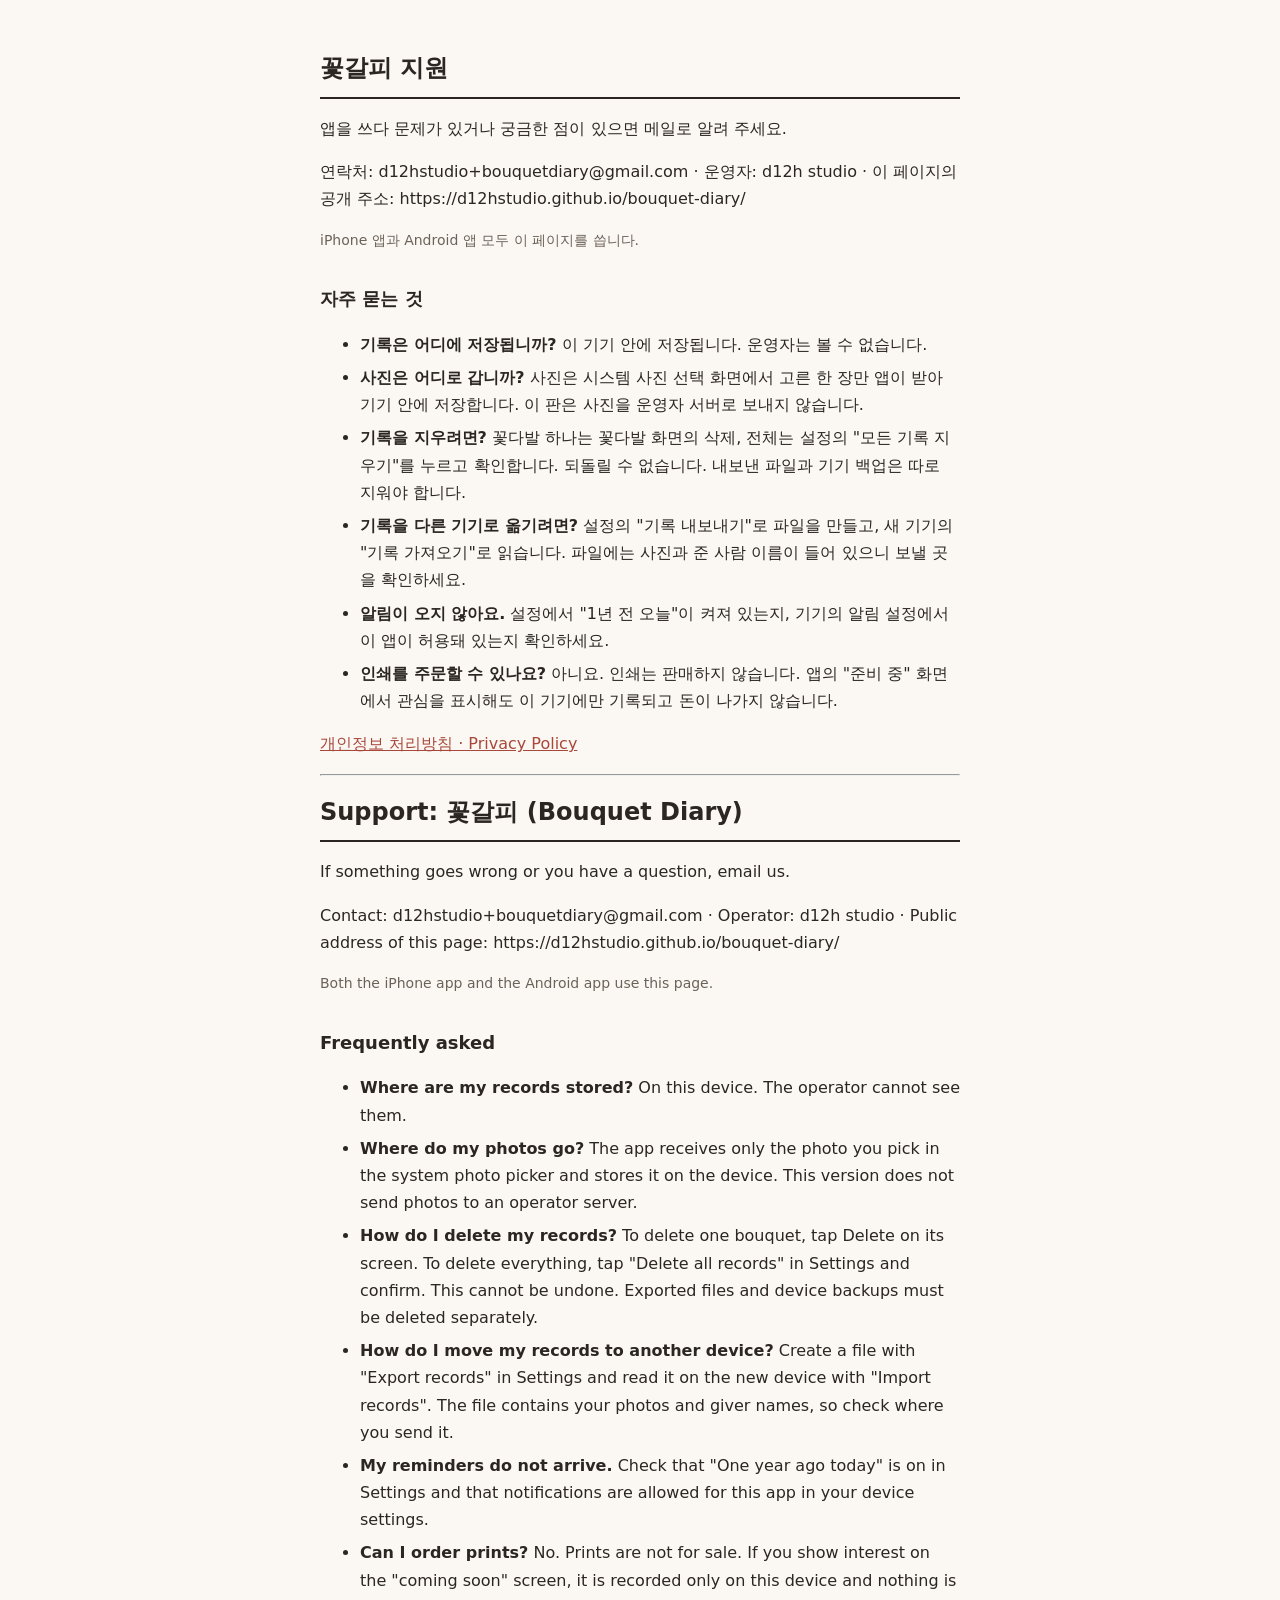
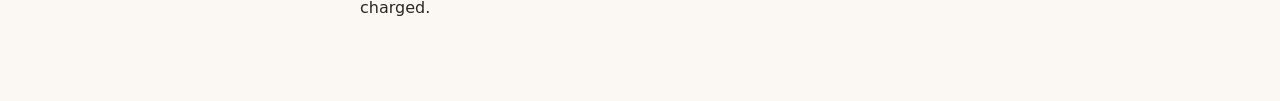
<file: index.html>
<!doctype html>
<html lang="ko"><head><meta charset="utf-8"><meta name="viewport" content="width=device-width,initial-scale=1">
<title>꽃갈피 지원 / Support</title><link rel="stylesheet" href="style.css"></head>
<body><main>
<h1>꽃갈피 지원</h1>
<p>앱을 쓰다 문제가 있거나 궁금한 점이 있으면 메일로 알려 주세요.</p>
<p>연락처: d12hstudio+bouquetdiary@gmail.com · 운영자: d12h studio · 이 페이지의 공개 주소: https://d12hstudio.github.io/bouquet-diary/</p>
<p class="note">iPhone 앱과 Android 앱 모두 이 페이지를 씁니다.</p>
<h2>자주 묻는 것</h2><ul>
<li id="a1"><b>기록은 어디에 저장됩니까?</b> 이 기기 안에 저장됩니다. 운영자는 볼 수 없습니다.</li>
<li id="a2"><b>사진은 어디로 갑니까?</b> 사진은 시스템 사진 선택 화면에서 고른 한 장만 앱이 받아 기기 안에 저장합니다. 이 판은 사진을 운영자 서버로 보내지 않습니다.</li>
<li id="a3"><b>기록을 지우려면?</b> 꽃다발 하나는 꽃다발 화면의 삭제, 전체는 설정의 &quot;모든 기록 지우기&quot;를 누르고 확인합니다. 되돌릴 수 없습니다. 내보낸 파일과 기기 백업은 따로 지워야 합니다.</li>
<li id="a4"><b>기록을 다른 기기로 옮기려면?</b> 설정의 &quot;기록 내보내기&quot;로 파일을 만들고, 새 기기의 &quot;기록 가져오기&quot;로 읽습니다. 파일에는 사진과 준 사람 이름이 들어 있으니 보낼 곳을 확인하세요.</li>
<li id="a5"><b>알림이 오지 않아요.</b> 설정에서 &quot;1년 전 오늘&quot;이 켜져 있는지, 기기의 알림 설정에서 이 앱이 허용돼 있는지 확인하세요.</li>
<li id="a6"><b>인쇄를 주문할 수 있나요?</b> 아니요. 인쇄는 판매하지 않습니다. 앱의 &quot;준비 중&quot; 화면에서 관심을 표시해도 이 기기에만 기록되고 돈이 나가지 않습니다.</li>
</ul>
<p><a href="privacy.html">개인정보 처리방침 · Privacy Policy</a></p>
<hr>
<h1>Support: 꽃갈피 (Bouquet Diary)</h1>
<p>If something goes wrong or you have a question, email us.</p>
<p>Contact: d12hstudio+bouquetdiary@gmail.com · Operator: d12h studio · Public address of this page: https://d12hstudio.github.io/bouquet-diary/</p>
<p class="note">Both the iPhone app and the Android app use this page.</p>
<h2>Frequently asked</h2><ul>
<li id="a1e"><b>Where are my records stored?</b> On this device. The operator cannot see them.</li>
<li id="a2e"><b>Where do my photos go?</b> The app receives only the photo you pick in the system photo picker and stores it on the device. This version does not send photos to an operator server.</li>
<li id="a3e"><b>How do I delete my records?</b> To delete one bouquet, tap Delete on its screen. To delete everything, tap &quot;Delete all records&quot; in Settings and confirm. This cannot be undone. Exported files and device backups must be deleted separately.</li>
<li id="a4e"><b>How do I move my records to another device?</b> Create a file with &quot;Export records&quot; in Settings and read it on the new device with &quot;Import records&quot;. The file contains your photos and giver names, so check where you send it.</li>
<li id="a5e"><b>My reminders do not arrive.</b> Check that &quot;One year ago today&quot; is on in Settings and that notifications are allowed for this app in your device settings.</li>
<li id="a6e"><b>Can I order prints?</b> No. Prints are not for sale. If you show interest on the &quot;coming soon&quot; screen, it is recorded only on this device and nothing is charged.</li>
</ul>
</main></body></html>
</file>
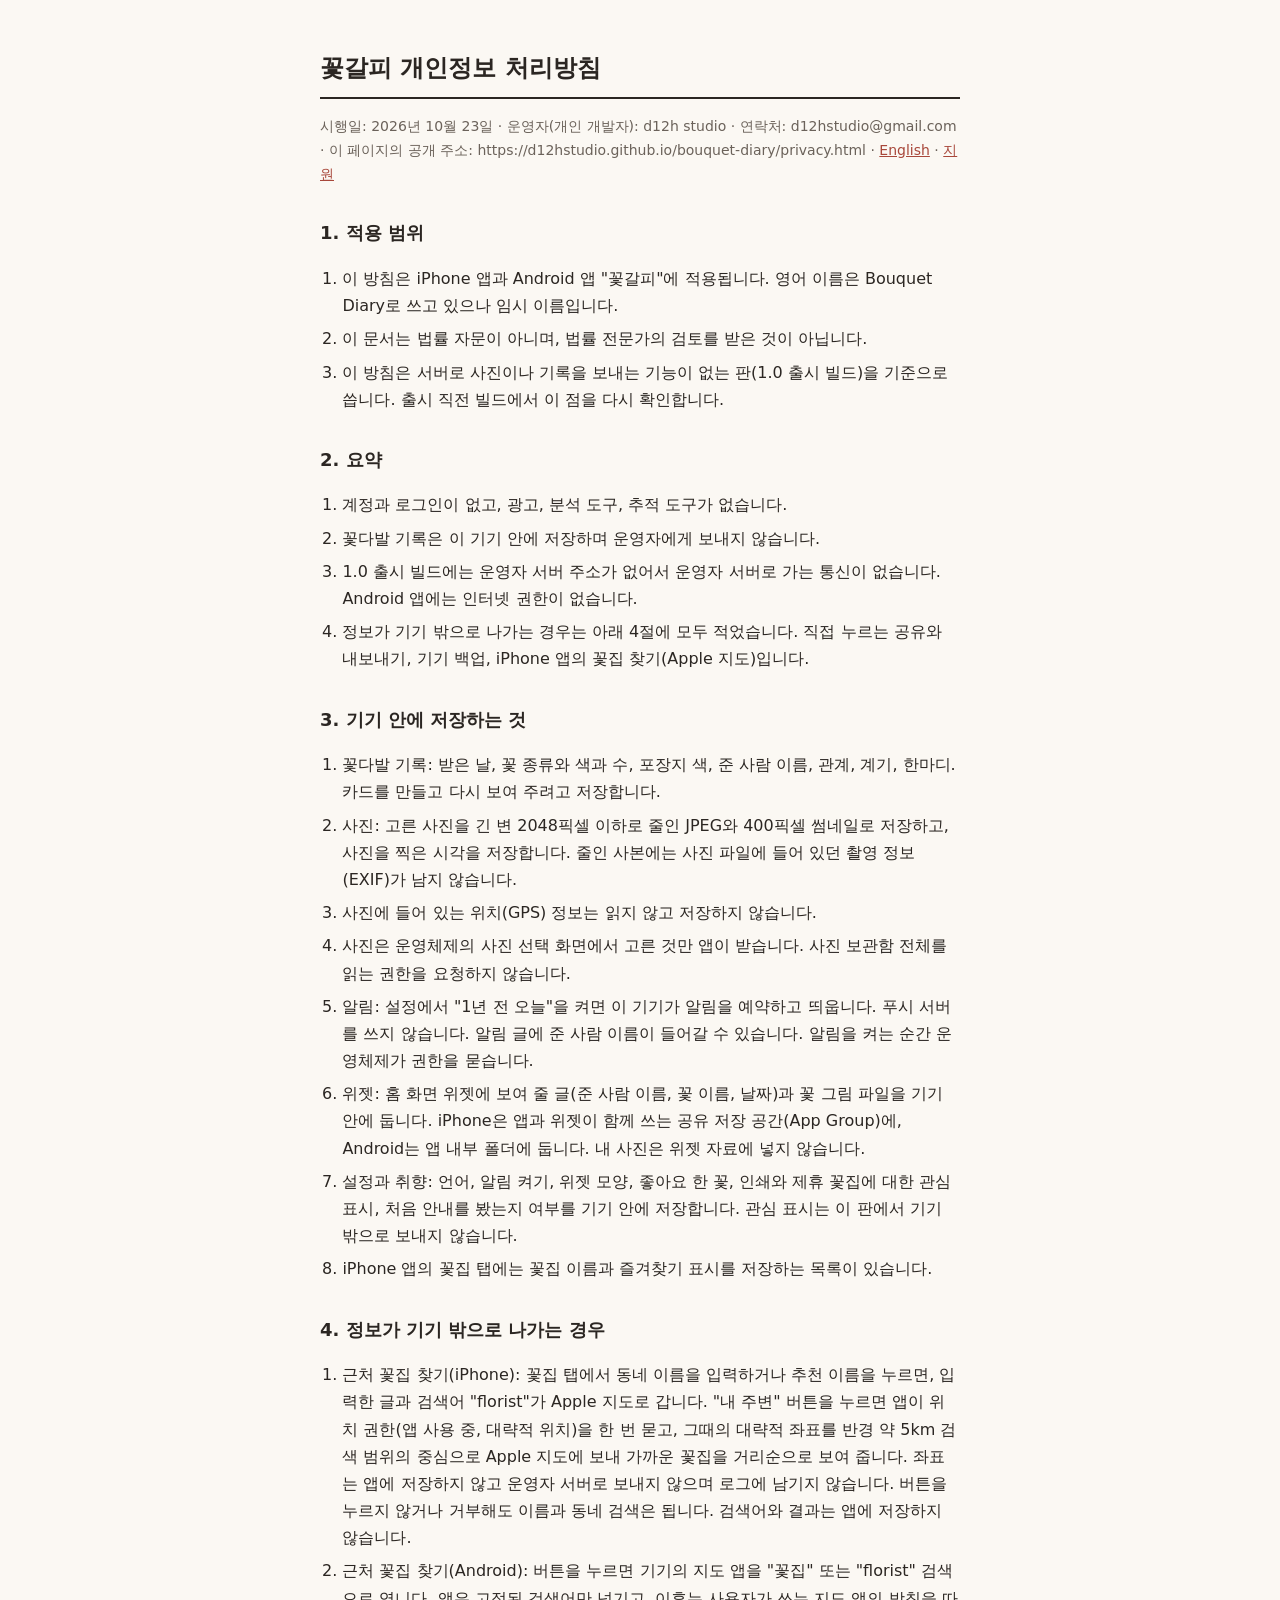
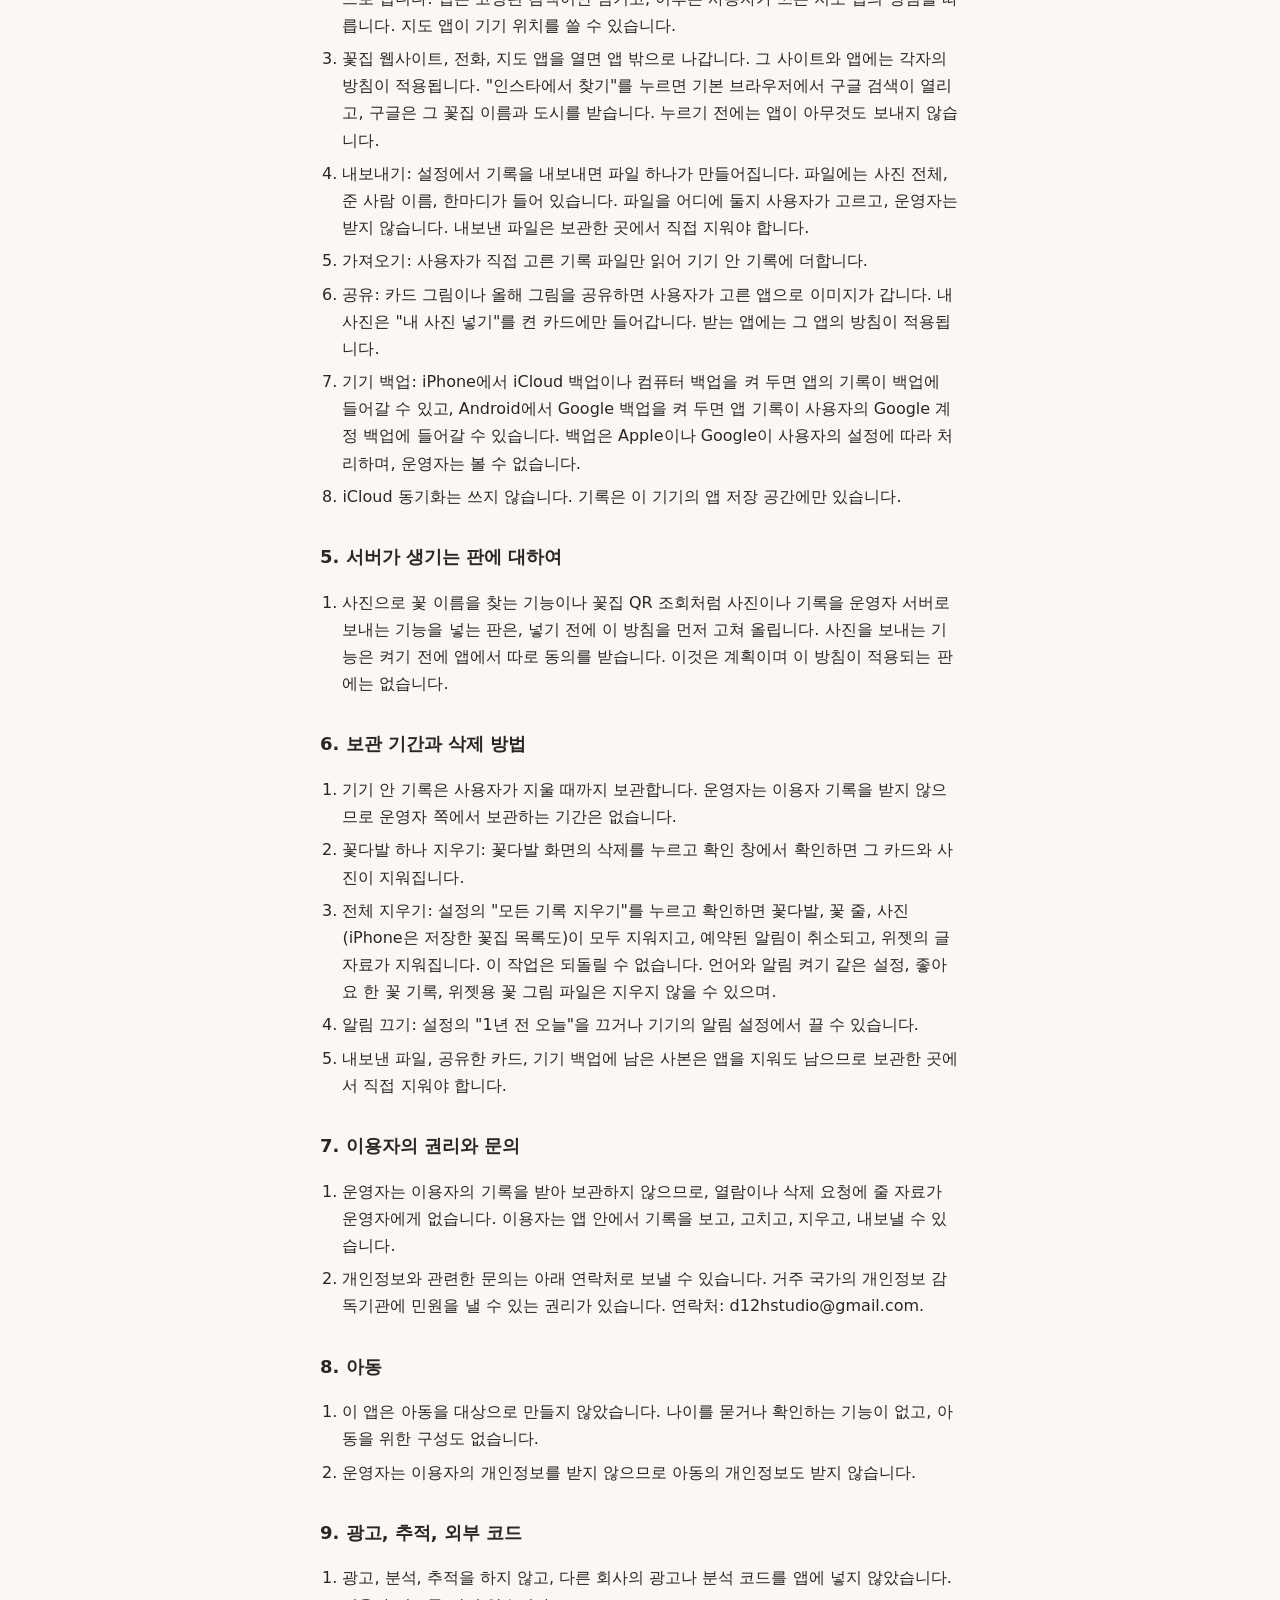
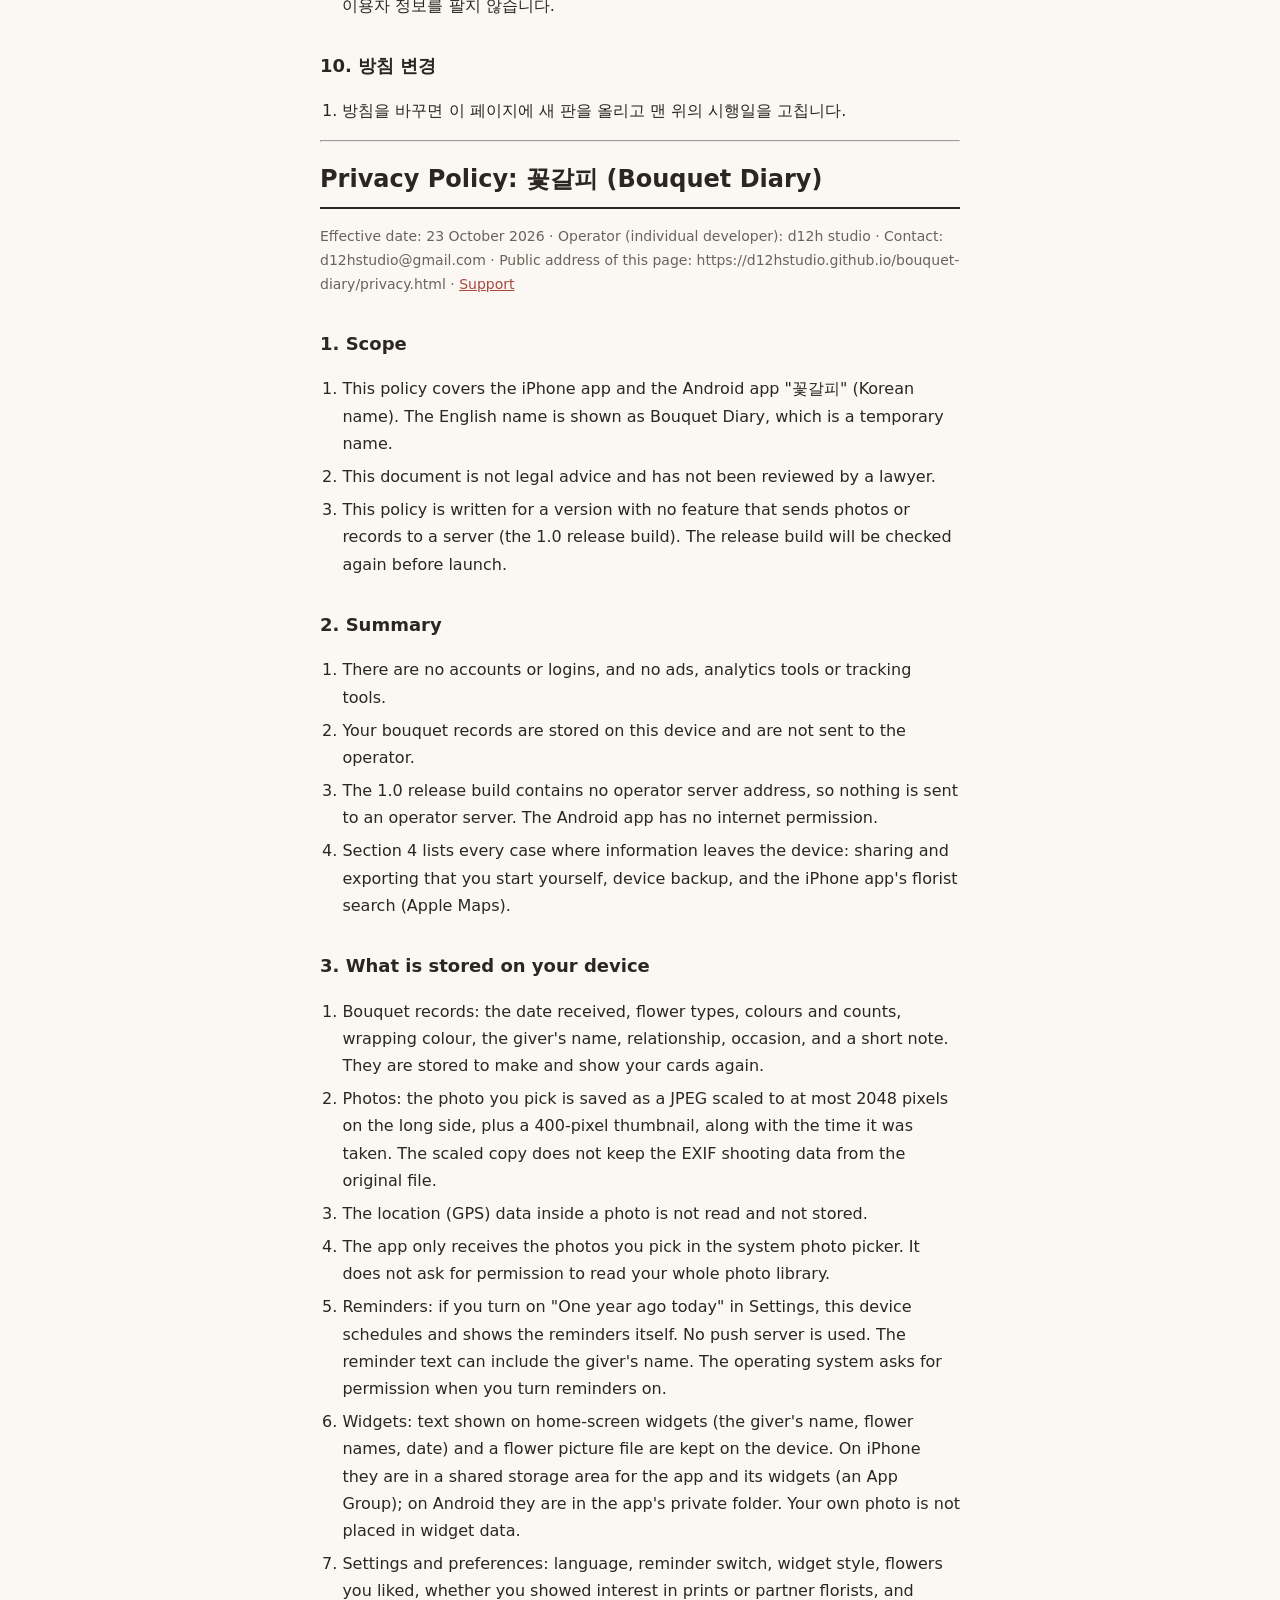
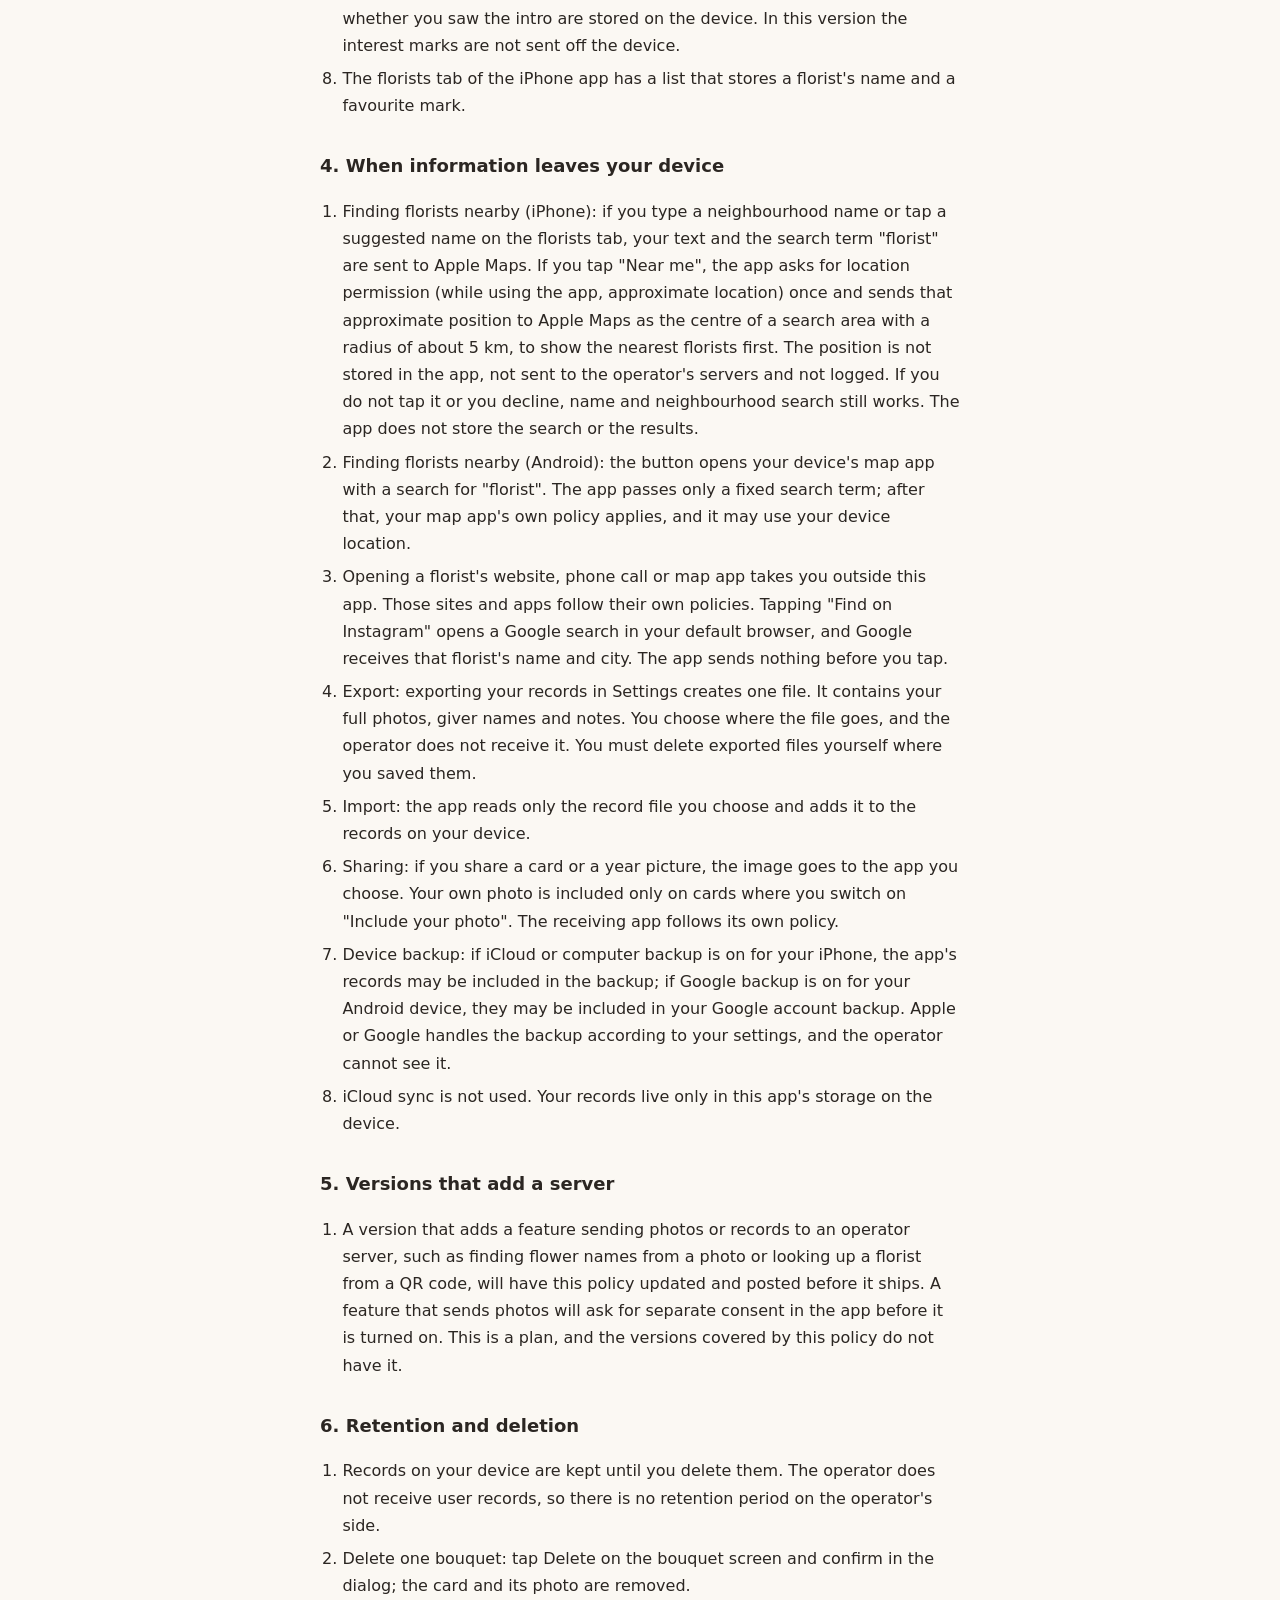
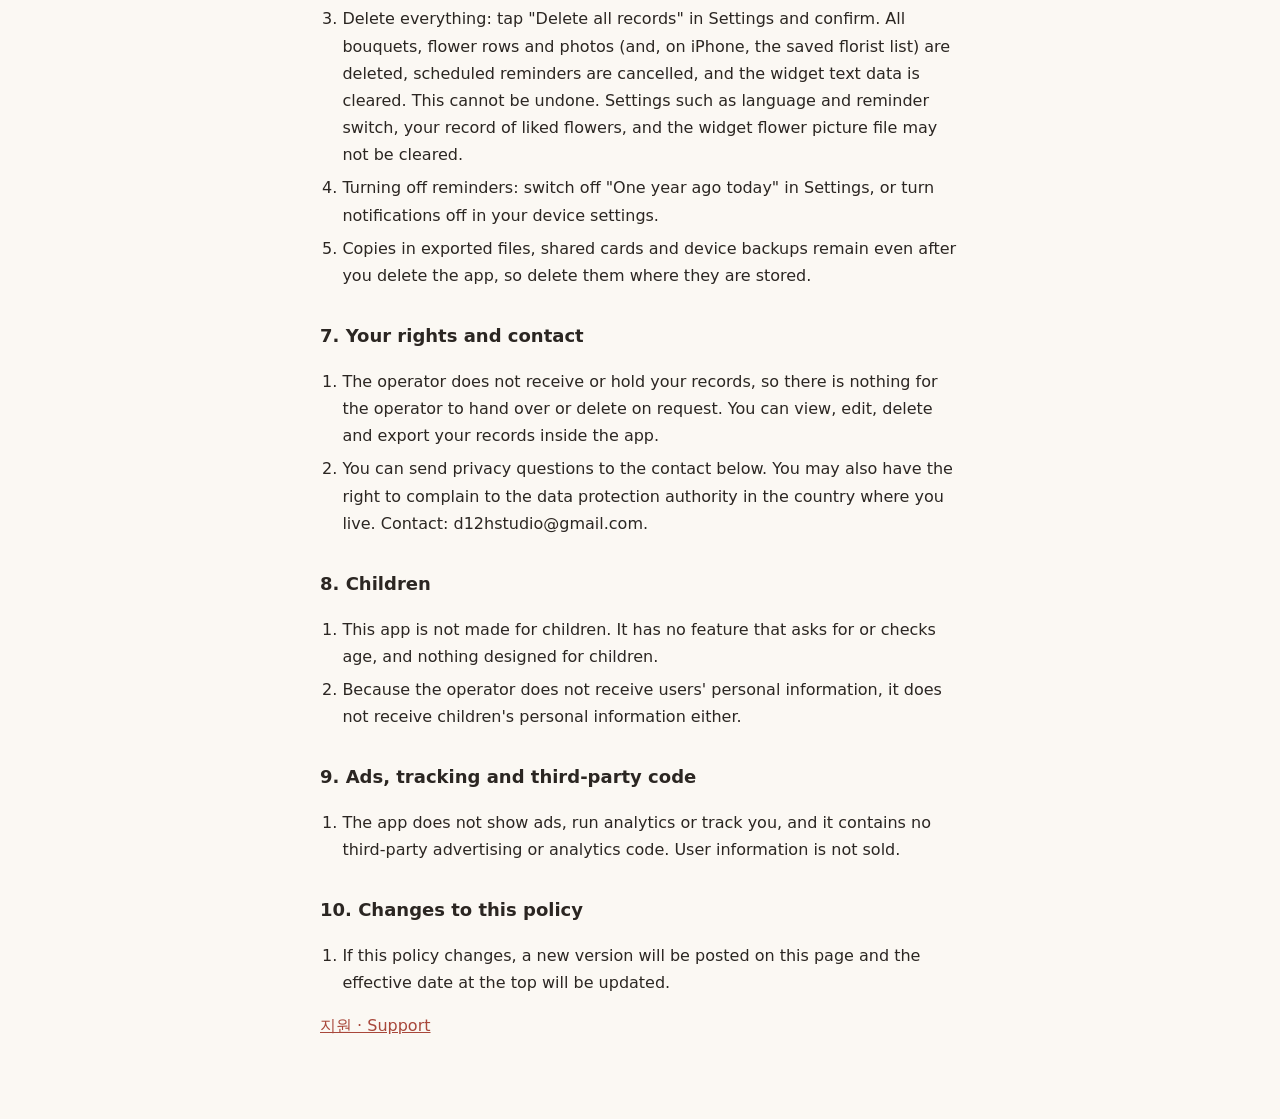
<file: privacy.html>
<!doctype html>
<html lang="ko"><head><meta charset="utf-8"><meta name="viewport" content="width=device-width,initial-scale=1">
<title>꽃갈피 개인정보 처리방침 / Privacy Policy</title><link rel="stylesheet" href="style.css"></head>
<body><main>
<h1>꽃갈피 개인정보 처리방침</h1>
<p class="note">시행일: 2026년 10월 23일 · 운영자(개인 개발자): d12h studio · 연락처: d12hstudio@gmail.com · 이 페이지의 공개 주소: https://d12hstudio.github.io/bouquet-diary/privacy.html · <a href="#en">English</a> · <a href="index.html">지원</a></p>
<h2 id="k1">1. 적용 범위</h2><ol class="s">
<li id="k1-1">이 방침은 iPhone 앱과 Android 앱 &quot;꽃갈피&quot;에 적용됩니다. 영어 이름은 Bouquet Diary로 쓰고 있으나 임시 이름입니다.</li>
<li id="k1-2">이 문서는 법률 자문이 아니며, 법률 전문가의 검토를 받은 것이 아닙니다.</li>
<li id="k1-3">이 방침은 서버로 사진이나 기록을 보내는 기능이 없는 판(1.0 출시 빌드)을 기준으로 씁니다. 출시 직전 빌드에서 이 점을 다시 확인합니다.</li>
</ol>
<h2 id="k2">2. 요약</h2><ol class="s">
<li id="k2-1">계정과 로그인이 없고, 광고, 분석 도구, 추적 도구가 없습니다.</li>
<li id="k2-2">꽃다발 기록은 이 기기 안에 저장하며 운영자에게 보내지 않습니다.</li>
<li id="k2-3">1.0 출시 빌드에는 운영자 서버 주소가 없어서 운영자 서버로 가는 통신이 없습니다. Android 앱에는 인터넷 권한이 없습니다.</li>
<li id="k2-4">정보가 기기 밖으로 나가는 경우는 아래 4절에 모두 적었습니다. 직접 누르는 공유와 내보내기, 기기 백업, iPhone 앱의 꽃집 찾기(Apple 지도)입니다.</li>
</ol>
<h2 id="k3">3. 기기 안에 저장하는 것</h2><ol class="s">
<li id="k3-1">꽃다발 기록: 받은 날, 꽃 종류와 색과 수, 포장지 색, 준 사람 이름, 관계, 계기, 한마디. 카드를 만들고 다시 보여 주려고 저장합니다.</li>
<li id="k3-2">사진: 고른 사진을 긴 변 2048픽셀 이하로 줄인 JPEG와 400픽셀 썸네일로 저장하고, 사진을 찍은 시각을 저장합니다. 줄인 사본에는 사진 파일에 들어 있던 촬영 정보(EXIF)가 남지 않습니다.</li>
<li id="k3-3">사진에 들어 있는 위치(GPS) 정보는 읽지 않고 저장하지 않습니다.</li>
<li id="k3-4">사진은 운영체제의 사진 선택 화면에서 고른 것만 앱이 받습니다. 사진 보관함 전체를 읽는 권한을 요청하지 않습니다.</li>
<li id="k3-5">알림: 설정에서 &quot;1년 전 오늘&quot;을 켜면 이 기기가 알림을 예약하고 띄웁니다. 푸시 서버를 쓰지 않습니다. 알림 글에 준 사람 이름이 들어갈 수 있습니다. 알림을 켜는 순간 운영체제가 권한을 묻습니다.</li>
<li id="k3-6">위젯: 홈 화면 위젯에 보여 줄 글(준 사람 이름, 꽃 이름, 날짜)과 꽃 그림 파일을 기기 안에 둡니다. iPhone은 앱과 위젯이 함께 쓰는 공유 저장 공간(App Group)에, Android는 앱 내부 폴더에 둡니다. 내 사진은 위젯 자료에 넣지 않습니다.</li>
<li id="k3-7">설정과 취향: 언어, 알림 켜기, 위젯 모양, 좋아요 한 꽃, 인쇄와 제휴 꽃집에 대한 관심 표시, 처음 안내를 봤는지 여부를 기기 안에 저장합니다. 관심 표시는 이 판에서 기기 밖으로 보내지 않습니다.</li>
<li id="k3-8">iPhone 앱의 꽃집 탭에는 꽃집 이름과 즐겨찾기 표시를 저장하는 목록이 있습니다.</li>
</ol>
<h2 id="k4">4. 정보가 기기 밖으로 나가는 경우</h2><ol class="s">
<li id="k4-2">근처 꽃집 찾기(iPhone): 꽃집 탭에서 동네 이름을 입력하거나 추천 이름을 누르면, 입력한 글과 검색어 &quot;florist&quot;가 Apple 지도로 갑니다. &quot;내 주변&quot; 버튼을 누르면 앱이 위치 권한(앱 사용 중, 대략적 위치)을 한 번 묻고, 그때의 대략적 좌표를 반경 약 5km 검색 범위의 중심으로 Apple 지도에 보내 가까운 꽃집을 거리순으로 보여 줍니다. 좌표는 앱에 저장하지 않고 운영자 서버로 보내지 않으며 로그에 남기지 않습니다. 버튼을 누르지 않거나 거부해도 이름과 동네 검색은 됩니다. 검색어와 결과는 앱에 저장하지 않습니다.</li>
<li id="k4-3">근처 꽃집 찾기(Android): 버튼을 누르면 기기의 지도 앱을 &quot;꽃집&quot; 또는 &quot;florist&quot; 검색으로 엽니다. 앱은 고정된 검색어만 넘기고, 이후는 사용자가 쓰는 지도 앱의 방침을 따릅니다. 지도 앱이 기기 위치를 쓸 수 있습니다.</li>
<li id="k4-4">꽃집 웹사이트, 전화, 지도 앱을 열면 앱 밖으로 나갑니다. 그 사이트와 앱에는 각자의 방침이 적용됩니다. &quot;인스타에서 찾기&quot;를 누르면 기본 브라우저에서 구글 검색이 열리고, 구글은 그 꽃집 이름과 도시를 받습니다. 누르기 전에는 앱이 아무것도 보내지 않습니다.</li>
<li id="k4-5">내보내기: 설정에서 기록을 내보내면 파일 하나가 만들어집니다. 파일에는 사진 전체, 준 사람 이름, 한마디가 들어 있습니다. 파일을 어디에 둘지 사용자가 고르고, 운영자는 받지 않습니다. 내보낸 파일은 보관한 곳에서 직접 지워야 합니다.</li>
<li id="k4-6">가져오기: 사용자가 직접 고른 기록 파일만 읽어 기기 안 기록에 더합니다.</li>
<li id="k4-7">공유: 카드 그림이나 올해 그림을 공유하면 사용자가 고른 앱으로 이미지가 갑니다. 내 사진은 &quot;내 사진 넣기&quot;를 켠 카드에만 들어갑니다. 받는 앱에는 그 앱의 방침이 적용됩니다.</li>
<li id="k4-8">기기 백업: iPhone에서 iCloud 백업이나 컴퓨터 백업을 켜 두면 앱의 기록이 백업에 들어갈 수 있고, Android에서 Google 백업을 켜 두면 앱 기록이 사용자의 Google 계정 백업에 들어갈 수 있습니다. 백업은 Apple이나 Google이 사용자의 설정에 따라 처리하며, 운영자는 볼 수 없습니다.</li>
<li id="k4-9">iCloud 동기화는 쓰지 않습니다. 기록은 이 기기의 앱 저장 공간에만 있습니다.</li>
</ol>
<h2 id="k5">5. 서버가 생기는 판에 대하여</h2><ol class="s">
<li id="k5-1">사진으로 꽃 이름을 찾는 기능이나 꽃집 QR 조회처럼 사진이나 기록을 운영자 서버로 보내는 기능을 넣는 판은, 넣기 전에 이 방침을 먼저 고쳐 올립니다. 사진을 보내는 기능은 켜기 전에 앱에서 따로 동의를 받습니다. 이것은 계획이며 이 방침이 적용되는 판에는 없습니다.</li>
</ol>
<h2 id="k6">6. 보관 기간과 삭제 방법</h2><ol class="s">
<li id="k6-1">기기 안 기록은 사용자가 지울 때까지 보관합니다. 운영자는 이용자 기록을 받지 않으므로 운영자 쪽에서 보관하는 기간은 없습니다.</li>
<li id="k6-2">꽃다발 하나 지우기: 꽃다발 화면의 삭제를 누르고 확인 창에서 확인하면 그 카드와 사진이 지워집니다.</li>
<li id="k6-3">전체 지우기: 설정의 &quot;모든 기록 지우기&quot;를 누르고 확인하면 꽃다발, 꽃 줄, 사진(iPhone은 저장한 꽃집 목록도)이 모두 지워지고, 예약된 알림이 취소되고, 위젯의 글 자료가 지워집니다. 이 작업은 되돌릴 수 없습니다. 언어와 알림 켜기 같은 설정, 좋아요 한 꽃 기록, 위젯용 꽃 그림 파일은 지우지 않을 수 있으며.</li>
<li id="k6-4">알림 끄기: 설정의 &quot;1년 전 오늘&quot;을 끄거나 기기의 알림 설정에서 끌 수 있습니다.</li>
<li id="k6-5">내보낸 파일, 공유한 카드, 기기 백업에 남은 사본은 앱을 지워도 남으므로 보관한 곳에서 직접 지워야 합니다.</li>
</ol>
<h2 id="k7">7. 이용자의 권리와 문의</h2><ol class="s">
<li id="k7-1">운영자는 이용자의 기록을 받아 보관하지 않으므로, 열람이나 삭제 요청에 줄 자료가 운영자에게 없습니다. 이용자는 앱 안에서 기록을 보고, 고치고, 지우고, 내보낼 수 있습니다.</li>
<li id="k7-2">개인정보와 관련한 문의는 아래 연락처로 보낼 수 있습니다. 거주 국가의 개인정보 감독기관에 민원을 낼 수 있는 권리가 있습니다. 연락처: d12hstudio@gmail.com.</li>
</ol>
<h2 id="k8">8. 아동</h2><ol class="s">
<li id="k8-1">이 앱은 아동을 대상으로 만들지 않았습니다. 나이를 묻거나 확인하는 기능이 없고, 아동을 위한 구성도 없습니다.</li>
<li id="k8-2">운영자는 이용자의 개인정보를 받지 않으므로 아동의 개인정보도 받지 않습니다.</li>
</ol>
<h2 id="k9">9. 광고, 추적, 외부 코드</h2><ol class="s">
<li id="k9-1">광고, 분석, 추적을 하지 않고, 다른 회사의 광고나 분석 코드를 앱에 넣지 않았습니다. 이용자 정보를 팔지 않습니다.</li>
</ol>
<h2 id="k10">10. 방침 변경</h2><ol class="s">
<li id="k10-1">방침을 바꾸면 이 페이지에 새 판을 올리고 맨 위의 시행일을 고칩니다.</li>
</ol>
<hr>
<h1 id="en">Privacy Policy: 꽃갈피 (Bouquet Diary)</h1>
<p class="note">Effective date: 23 October 2026 · Operator (individual developer): d12h studio · Contact: d12hstudio@gmail.com · Public address of this page: https://d12hstudio.github.io/bouquet-diary/privacy.html · <a href="index.html">Support</a></p>
<h2 id="e1">1. Scope</h2><ol class="s">
<li id="e1-1">This policy covers the iPhone app and the Android app &quot;꽃갈피&quot; (Korean name). The English name is shown as Bouquet Diary, which is a temporary name.</li>
<li id="e1-2">This document is not legal advice and has not been reviewed by a lawyer.</li>
<li id="e1-3">This policy is written for a version with no feature that sends photos or records to a server (the 1.0 release build). The release build will be checked again before launch.</li>
</ol>
<h2 id="e2">2. Summary</h2><ol class="s">
<li id="e2-1">There are no accounts or logins, and no ads, analytics tools or tracking tools.</li>
<li id="e2-2">Your bouquet records are stored on this device and are not sent to the operator.</li>
<li id="e2-3">The 1.0 release build contains no operator server address, so nothing is sent to an operator server. The Android app has no internet permission.</li>
<li id="e2-4">Section 4 lists every case where information leaves the device: sharing and exporting that you start yourself, device backup, and the iPhone app&#x27;s florist search (Apple Maps).</li>
</ol>
<h2 id="e3">3. What is stored on your device</h2><ol class="s">
<li id="e3-1">Bouquet records: the date received, flower types, colours and counts, wrapping colour, the giver&#x27;s name, relationship, occasion, and a short note. They are stored to make and show your cards again.</li>
<li id="e3-2">Photos: the photo you pick is saved as a JPEG scaled to at most 2048 pixels on the long side, plus a 400-pixel thumbnail, along with the time it was taken. The scaled copy does not keep the EXIF shooting data from the original file.</li>
<li id="e3-3">The location (GPS) data inside a photo is not read and not stored.</li>
<li id="e3-4">The app only receives the photos you pick in the system photo picker. It does not ask for permission to read your whole photo library.</li>
<li id="e3-5">Reminders: if you turn on &quot;One year ago today&quot; in Settings, this device schedules and shows the reminders itself. No push server is used. The reminder text can include the giver&#x27;s name. The operating system asks for permission when you turn reminders on.</li>
<li id="e3-6">Widgets: text shown on home-screen widgets (the giver&#x27;s name, flower names, date) and a flower picture file are kept on the device. On iPhone they are in a shared storage area for the app and its widgets (an App Group); on Android they are in the app&#x27;s private folder. Your own photo is not placed in widget data.</li>
<li id="e3-7">Settings and preferences: language, reminder switch, widget style, flowers you liked, whether you showed interest in prints or partner florists, and whether you saw the intro are stored on the device. In this version the interest marks are not sent off the device.</li>
<li id="e3-8">The florists tab of the iPhone app has a list that stores a florist&#x27;s name and a favourite mark.</li>
</ol>
<h2 id="e4">4. When information leaves your device</h2><ol class="s">
<li id="e4-2">Finding florists nearby (iPhone): if you type a neighbourhood name or tap a suggested name on the florists tab, your text and the search term &quot;florist&quot; are sent to Apple Maps. If you tap &quot;Near me&quot;, the app asks for location permission (while using the app, approximate location) once and sends that approximate position to Apple Maps as the centre of a search area with a radius of about 5 km, to show the nearest florists first. The position is not stored in the app, not sent to the operator&#x27;s servers and not logged. If you do not tap it or you decline, name and neighbourhood search still works. The app does not store the search or the results.</li>
<li id="e4-3">Finding florists nearby (Android): the button opens your device&#x27;s map app with a search for &quot;florist&quot;. The app passes only a fixed search term; after that, your map app&#x27;s own policy applies, and it may use your device location.</li>
<li id="e4-4">Opening a florist&#x27;s website, phone call or map app takes you outside this app. Those sites and apps follow their own policies. Tapping &quot;Find on Instagram&quot; opens a Google search in your default browser, and Google receives that florist&#x27;s name and city. The app sends nothing before you tap.</li>
<li id="e4-5">Export: exporting your records in Settings creates one file. It contains your full photos, giver names and notes. You choose where the file goes, and the operator does not receive it. You must delete exported files yourself where you saved them.</li>
<li id="e4-6">Import: the app reads only the record file you choose and adds it to the records on your device.</li>
<li id="e4-7">Sharing: if you share a card or a year picture, the image goes to the app you choose. Your own photo is included only on cards where you switch on &quot;Include your photo&quot;. The receiving app follows its own policy.</li>
<li id="e4-8">Device backup: if iCloud or computer backup is on for your iPhone, the app&#x27;s records may be included in the backup; if Google backup is on for your Android device, they may be included in your Google account backup. Apple or Google handles the backup according to your settings, and the operator cannot see it.</li>
<li id="e4-9">iCloud sync is not used. Your records live only in this app&#x27;s storage on the device.</li>
</ol>
<h2 id="e5">5. Versions that add a server</h2><ol class="s">
<li id="e5-1">A version that adds a feature sending photos or records to an operator server, such as finding flower names from a photo or looking up a florist from a QR code, will have this policy updated and posted before it ships. A feature that sends photos will ask for separate consent in the app before it is turned on. This is a plan, and the versions covered by this policy do not have it.</li>
</ol>
<h2 id="e6">6. Retention and deletion</h2><ol class="s">
<li id="e6-1">Records on your device are kept until you delete them. The operator does not receive user records, so there is no retention period on the operator&#x27;s side.</li>
<li id="e6-2">Delete one bouquet: tap Delete on the bouquet screen and confirm in the dialog; the card and its photo are removed.</li>
<li id="e6-3">Delete everything: tap &quot;Delete all records&quot; in Settings and confirm. All bouquets, flower rows and photos (and, on iPhone, the saved florist list) are deleted, scheduled reminders are cancelled, and the widget text data is cleared. This cannot be undone. Settings such as language and reminder switch, your record of liked flowers, and the widget flower picture file may not be cleared.</li>
<li id="e6-4">Turning off reminders: switch off &quot;One year ago today&quot; in Settings, or turn notifications off in your device settings.</li>
<li id="e6-5">Copies in exported files, shared cards and device backups remain even after you delete the app, so delete them where they are stored.</li>
</ol>
<h2 id="e7">7. Your rights and contact</h2><ol class="s">
<li id="e7-1">The operator does not receive or hold your records, so there is nothing for the operator to hand over or delete on request. You can view, edit, delete and export your records inside the app.</li>
<li id="e7-2">You can send privacy questions to the contact below. You may also have the right to complain to the data protection authority in the country where you live. Contact: d12hstudio@gmail.com.</li>
</ol>
<h2 id="e8">8. Children</h2><ol class="s">
<li id="e8-1">This app is not made for children. It has no feature that asks for or checks age, and nothing designed for children.</li>
<li id="e8-2">Because the operator does not receive users&#x27; personal information, it does not receive children&#x27;s personal information either.</li>
</ol>
<h2 id="e9">9. Ads, tracking and third-party code</h2><ol class="s">
<li id="e9-1">The app does not show ads, run analytics or track you, and it contains no third-party advertising or analytics code. User information is not sold.</li>
</ol>
<h2 id="e10">10. Changes to this policy</h2><ol class="s">
<li id="e10-1">If this policy changes, a new version will be posted on this page and the effective date at the top will be updated.</li>
</ol>
<p><a href="index.html">지원 · Support</a></p>
</main></body></html>
</file>
<file: style.css>
:root{--ink:#2b2622;--sub:#6b625a;--bg:#fbf8f3;--line:#2b2622;--mark:#a8473a;--draft:#fff1d6}
@media (prefers-color-scheme:dark){:root{--ink:#eee8e0;--sub:#b3aaa0;--bg:#1a1714;--line:#eee8e0;--mark:#e58f80;--draft:#3a3020}}
body{margin:0;background:var(--bg);color:var(--ink);font:16px/1.7 -apple-system,"Apple SD Gothic Neo",system-ui,sans-serif}
main{max-width:640px;margin:0 auto;padding:32px 16px 64px}
h1{font-size:24px;border-bottom:2px solid var(--line);padding-bottom:8px}
h2{font-size:18px;margin-top:32px}
a{color:var(--mark)}
.note{color:var(--sub);font-size:14px}
.draft{background:var(--draft);padding:8px 12px;font-size:14px}
ol.s{padding-left:1.4em}
li{margin:6px 0}
</file>
